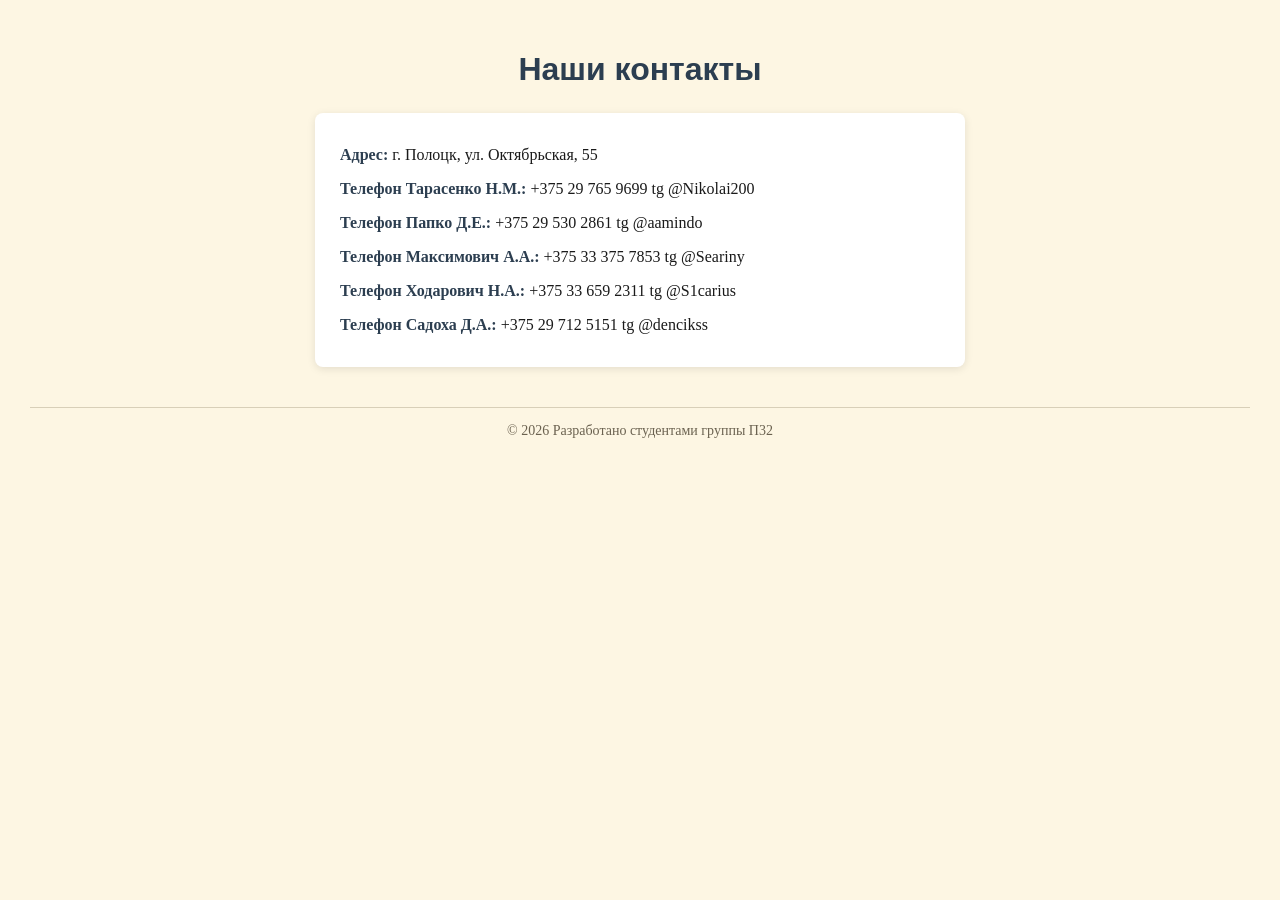
<file: contact.html>
﻿<!DOCTYPE html>
<html lang="ru">
<head>
    <meta charset="utf-8" />
    <title>Контакты</title>
    <style>
        body {
            font-family: Georgia, 'Times New Roman', serif;
            background: #fdf6e3; 
            margin: 0;
            padding: 30px;
            color: #1a1a1a;
            text-align: center;
        }

        h1 {
            font-family: Verdana, Geneva, sans-serif;
            color: #2c3e50;
            margin-bottom: 25px;
        }

        .contacts {
            background: #ffffff;
            padding: 20px 25px;
            border-radius: 8px;
            max-width: 600px;
            margin: 0 auto;
            text-align: left;
            box-shadow: 0 2px 8px rgba(0,0,0,0.1);
        }

            .contacts p {
                margin: 10px 0;
                font-size: 16px;
                line-height: 1.5;
            }

                .contacts p strong {
                    color: #2c3e50;
                }

        footer {
            margin-top: 40px;
            padding-top: 15px;
            border-top: 1px solid #d8cfb8;
            color: #6b6250;
            font-size: 14px;
        }
    </style>
</head>
<body>

    <h1>Наши контакты</h1>

    <div class="contacts">
        <p><strong>Адрес:</strong> г. Полоцк, ул. Октябрьская, 55</p>
        <p><strong>Телефон Тарасенко Н.М.:</strong> +375 29 765 9699 tg @Nikolai200</p>
        <p><strong>Телефон Папко Д.Е.:</strong> +375 29 530 2861 tg @aamindo</p>
        <p><strong>Телефон Максимович А.А.:</strong> +375 33 375 7853 tg @Seariny</p>
        <p><strong>Телефон Ходарович Н.А.:</strong> +375 33 659 2311 tg @S1carius</p>
        <p><strong>Телефон Садоха Д.А.:</strong> +375 29 712 5151 tg @dencikss</p>
    </div>

    <footer>
        © 2026 Разработано студентами группы П32
    </footer>

</body>
</html>
</file>
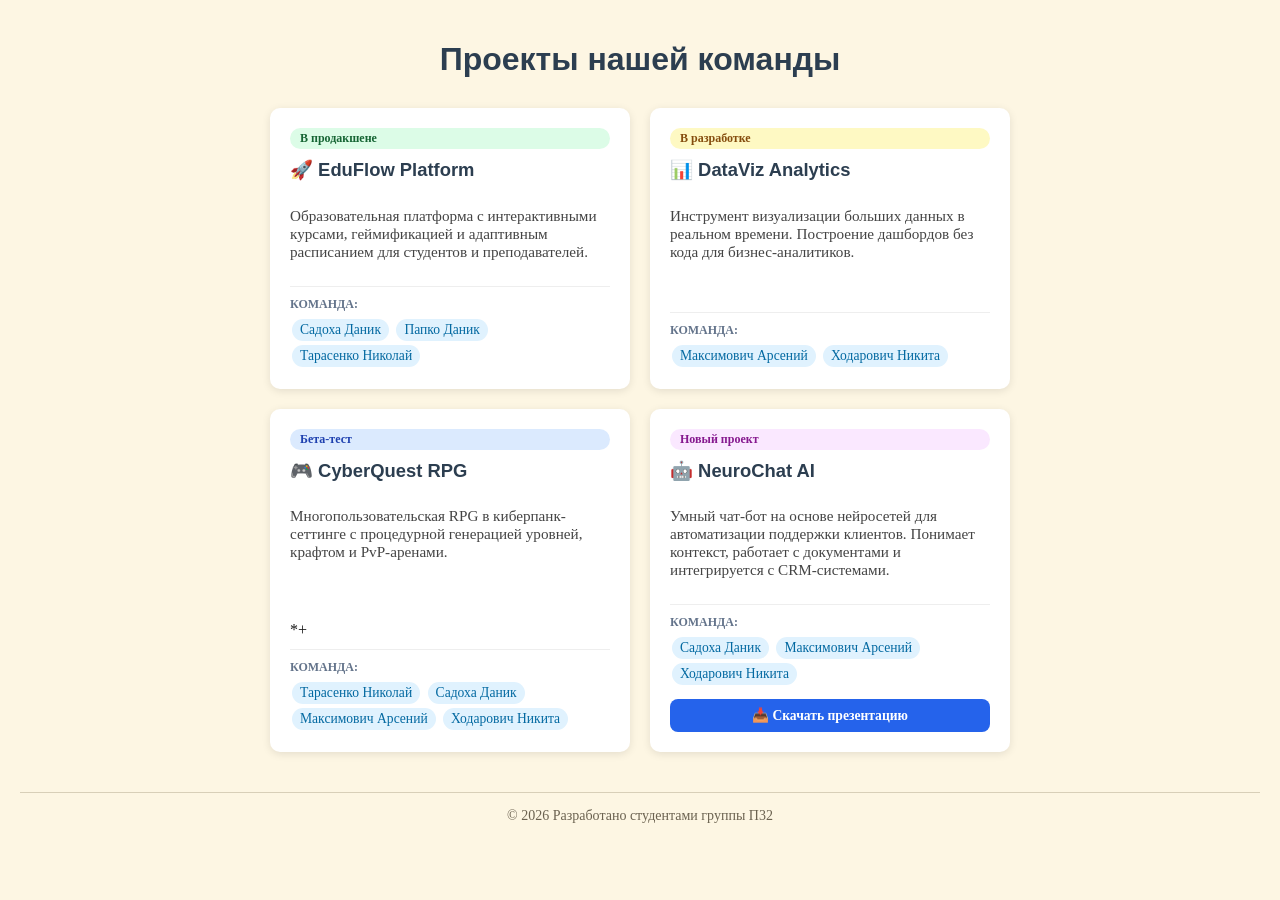
<file: project.html>
﻿<!DOCTYPE html>
<html lang="ru">
<head>
    <meta charset="UTF-8">
    <meta name="viewport" content="width=device-width, initial-scale=1.0">
    <title>Проекты команды</title>
    <style>
        body {
            font-family: Georgia, 'Times New Roman', serif;
            background: #fdf6e3; /* кремовый фон */
            color: #1a1a1a;
            margin: 0;
            padding: 20px;
        }

        h1 {
            font-family: Verdana, Geneva, sans-serif;
            text-align: center;
            color: #2c3e50;
            margin-bottom: 30px;
        }

        .wrap {
            max-width: 1100px;
            margin: 0 auto;
            display: flex;
            flex-wrap: wrap;
            gap: 20px;
            justify-content: center;
        }

        .card {
            background: #fff;
            border-radius: 10px;
            padding: 20px;
            width: 320px;
            box-shadow: 0 2px 8px rgba(0,0,0,.1);
            display: flex;
            flex-direction: column;
        }

            .card:hover {
                box-shadow: 0 6px 16px rgba(0,0,0,.15);
            }

            .card h2 {
                font-family: Verdana, Geneva, sans-serif;
                color: #2c3e50;
                margin: 10px 0;
                font-size: 1.15rem;
            }

            .card p {
                font-size: .95rem;
                flex-grow: 1;
                color: #444;
            }

        .status {
            display: inline-block;
            padding: 3px 10px;
            border-radius: 12px;
            font-size: .75rem;
            font-weight: bold;
        }

        .active {
            background: #dcfce7;
            color: #166534;
        }

        .dev {
            background: #fef9c3;
            color: #854d0e;
        }

        .test {
            background: #dbeafe;
            color: #1e40af;
        }

        .new {
            background: #fae8ff;
            color: #86198f;
        }

        .team {
            border-top: 1px solid #eee;
            padding-top: 10px;
            margin-top: 10px;
            font-size: .85rem;
        }

            .team b {
                color: #64748b;
                display: block;
                margin-bottom: 5px;
                font-size: .75rem;
                text-transform: uppercase;
            }

        .name {
            display: inline-block;
            background: #e0f2fe;
            color: #0369a1;
            padding: 3px 8px;
            border-radius: 12px;
            margin: 2px;
        }

        .download {
            display: inline-block;
            margin-top: 12px;
            padding: 8px 14px;
            background: #2563eb;
            color: #fff;
            text-decoration: none;
            border-radius: 8px;
            font-size: .85rem;
            font-weight: bold;
            text-align: center;
            transition: background .2s;
        }

            .download:hover {
                background: #1d4ed8;
            }

        footer {
            text-align: center;
            margin-top: 40px;
            padding-top: 15px;
            border-top: 1px solid #d8cfb8;
            color: #6b6250;
            font-size: 14px;
        }
    </style>
</head>
<body>

    <h1>Проекты нашей команды</h1>

    <div class="wrap">

        <div class="card">
            <span class="status active">В продакшене</span>
            <h2>🚀 EduFlow Platform</h2>
            <p>Образовательная платформа с интерактивными курсами, геймификацией и адаптивным расписанием для студентов и преподавателей.</p>
            <div class="team">
                <b>Команда:</b>
                <span class="name">Садоха Даник</span>
                <span class="name">Папко Даник</span>
                <span class="name">Тарасенко Николай</span>
            </div>
        </div>

        <div class="card">
            <span class="status dev">В разработке</span>
            <h2>📊 DataViz Analytics</h2>
            <p>Инструмент визуализации больших данных в реальном времени. Построение дашбордов без кода для бизнес-аналитиков.</p>
            <div class="team">
                <b>Команда:</b>
                <span class="name">Максимович Арсений</span>
                <span class="name">Ходарович Никита</span>
            </div>
        </div>

        <div class="card">
            <span class="status test">Бета-тест</span>
            <h2>🎮 CyberQuest RPG</h2>
            <p>Многопользовательская RPG в киберпанк-сеттинге с процедурной генерацией уровней, крафтом и PvP-аренами.</p>*+
            <div class="team">
                <b>Команда:</b>
                <span class="name">Тарасенко Николай</span>
                <span class="name">Садоха Даник</span>
                <span class="name">Максимович Арсений</span>
                <span class="name">Ходарович Никита</span>
            </div>
        </div>

        <!-- НОВЫЙ ПРОЕКТ -->
        <div class="card">
            <span class="status new">Новый проект</span>
            <h2>🤖 NeuroChat AI</h2>
            <p>Умный чат-бот на основе нейросетей для автоматизации поддержки клиентов. Понимает контекст, работает с документами и интегрируется с CRM-системами.</p>
            <div class="team">
                <b>Команда:</b>
                <span class="name">Садоха Даник</span>
                <span class="name">Максимович Арсений</span>
                <span class="name">Ходарович Никита</span>
            </div>
            <a class="download" href="presentation/NeuroChatAI.pptx" download>📥 Скачать презентацию</a>
        </div>

    </div>

    <footer>
        © 2026 Разработано студентами группы П32
    </footer>

</body>
</html>
</file>
